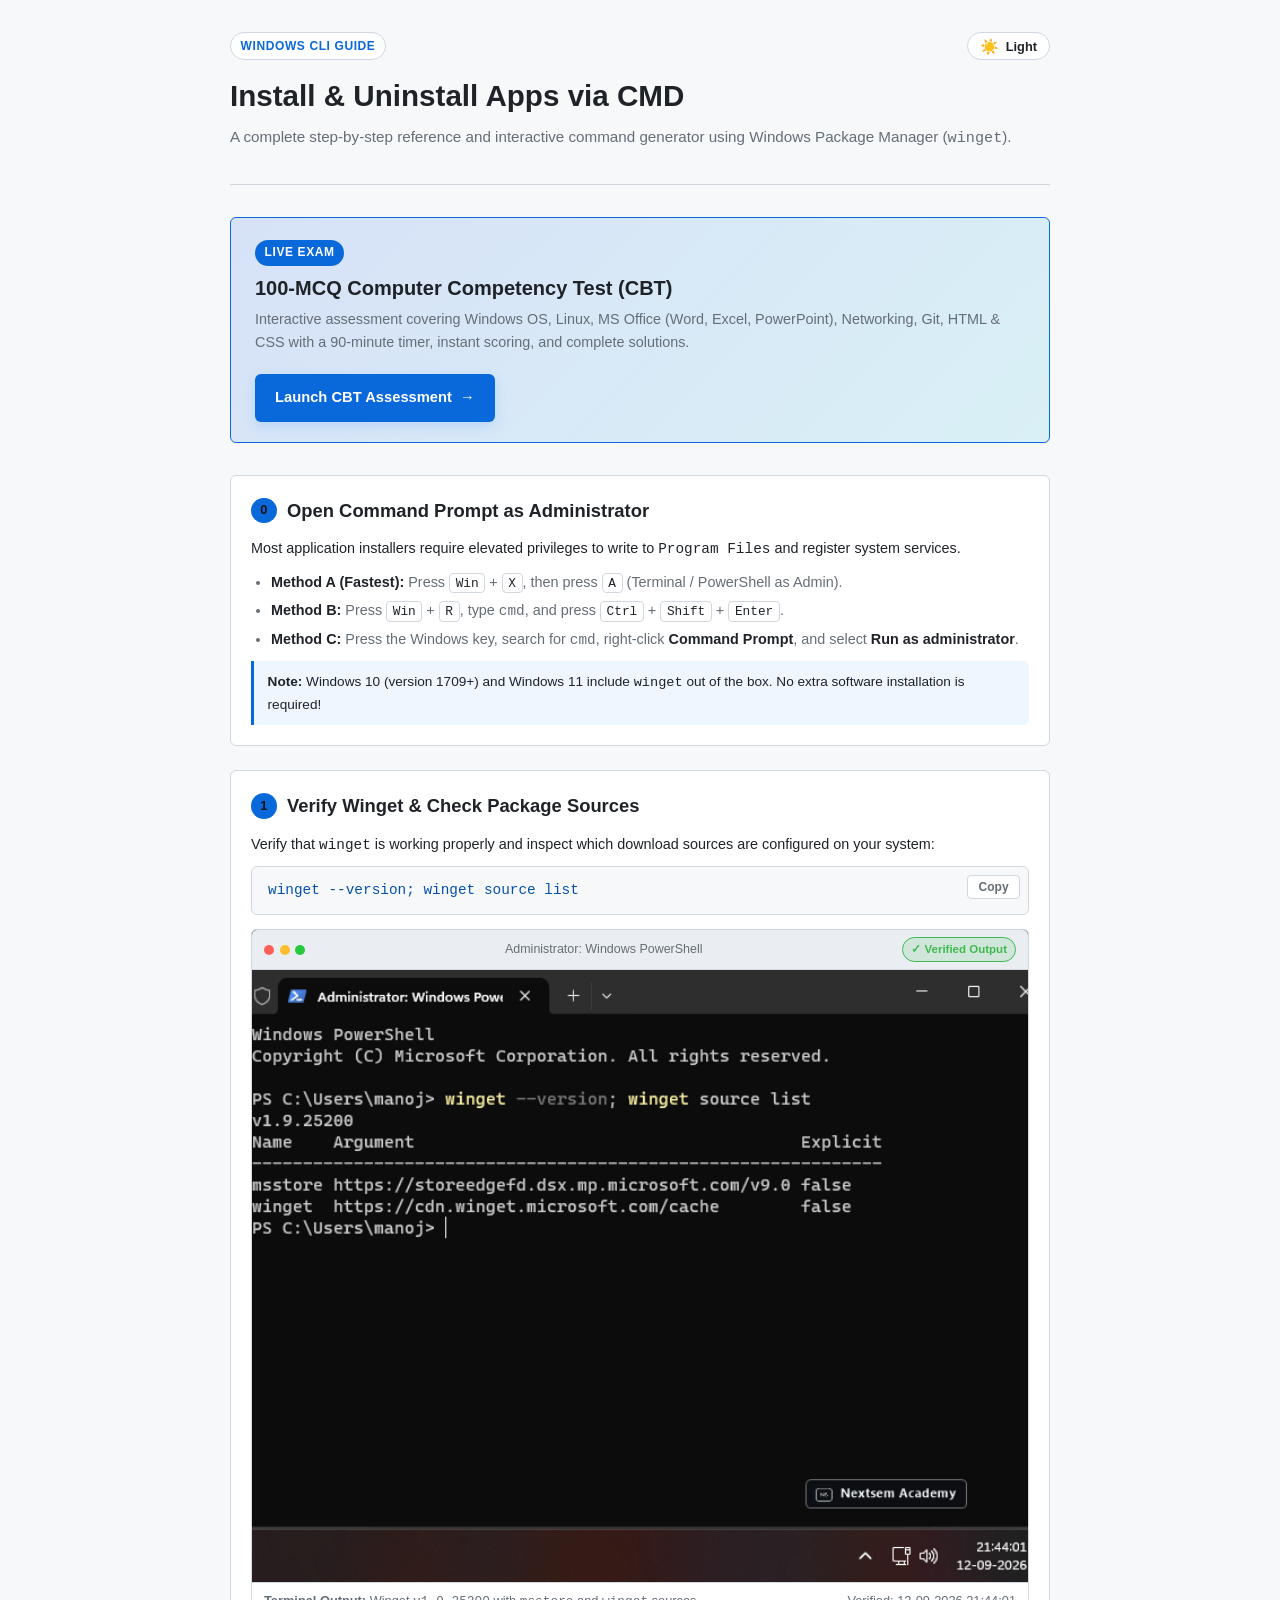
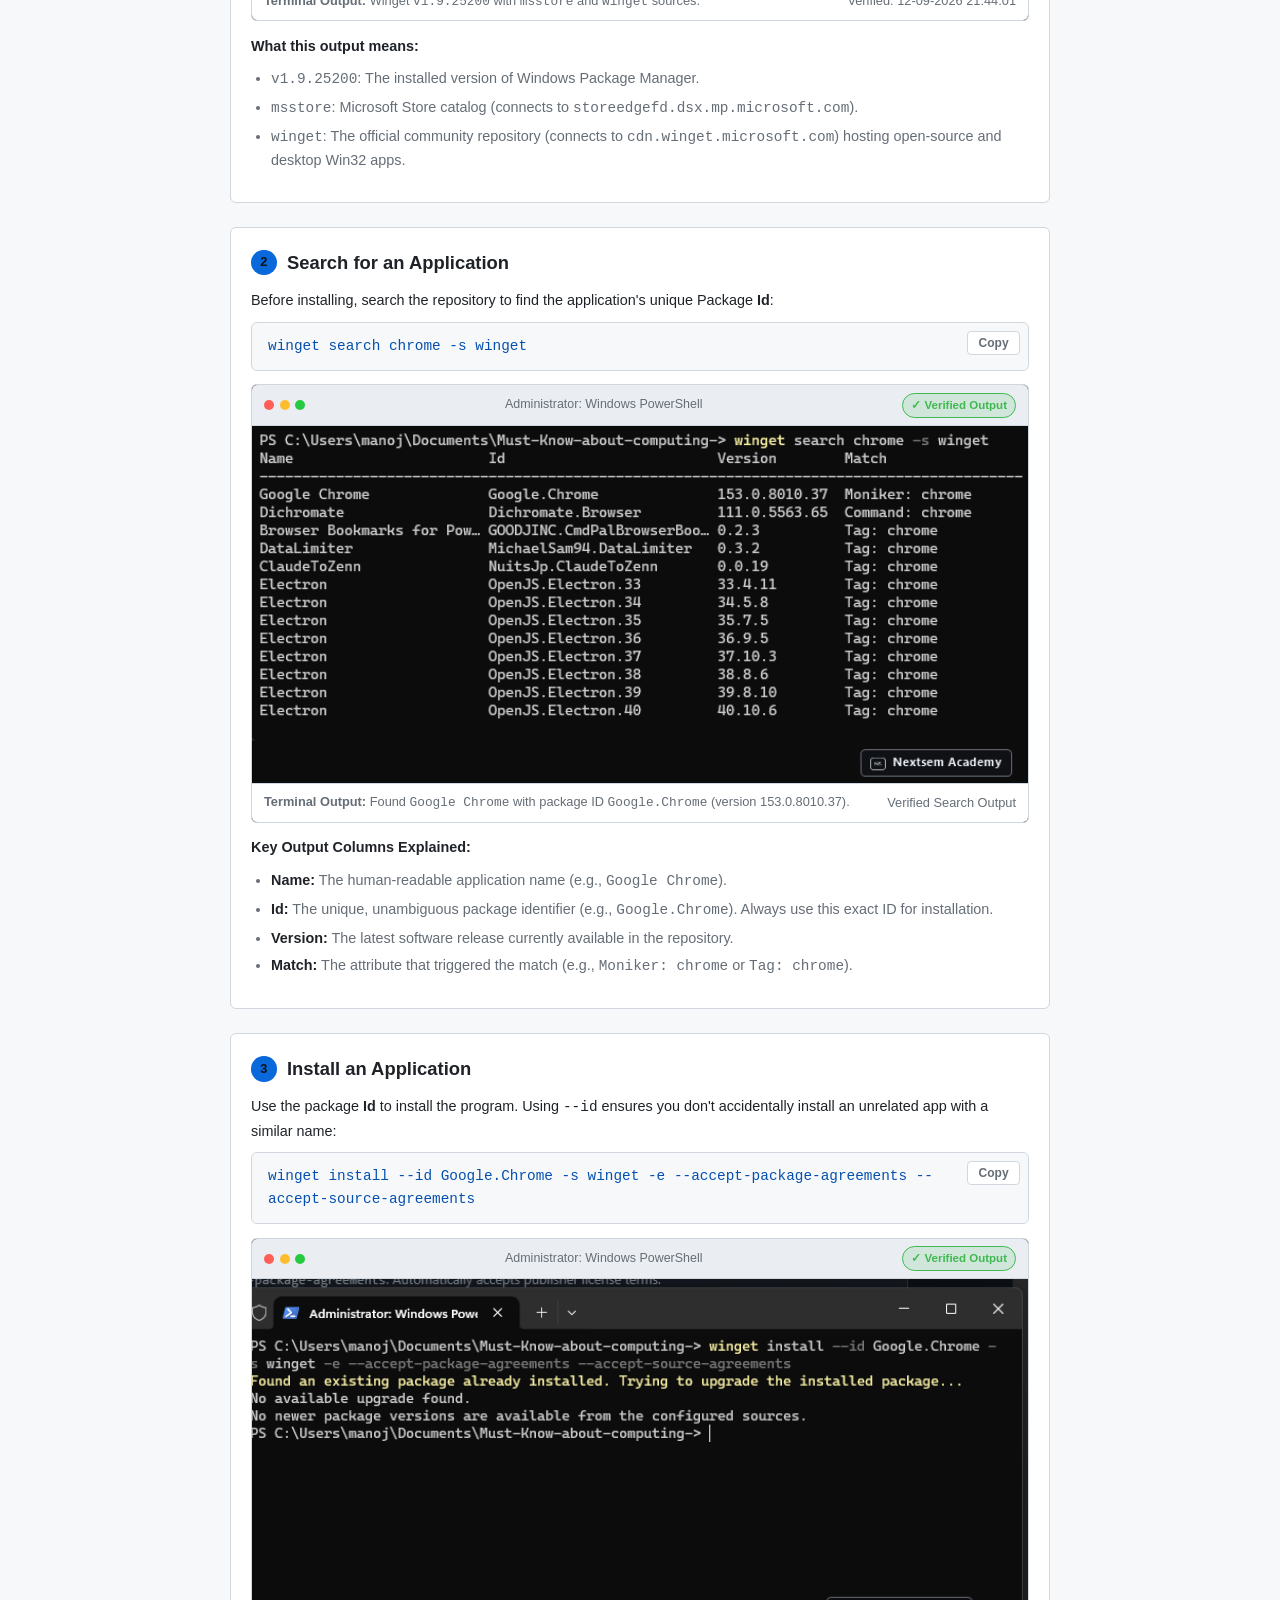
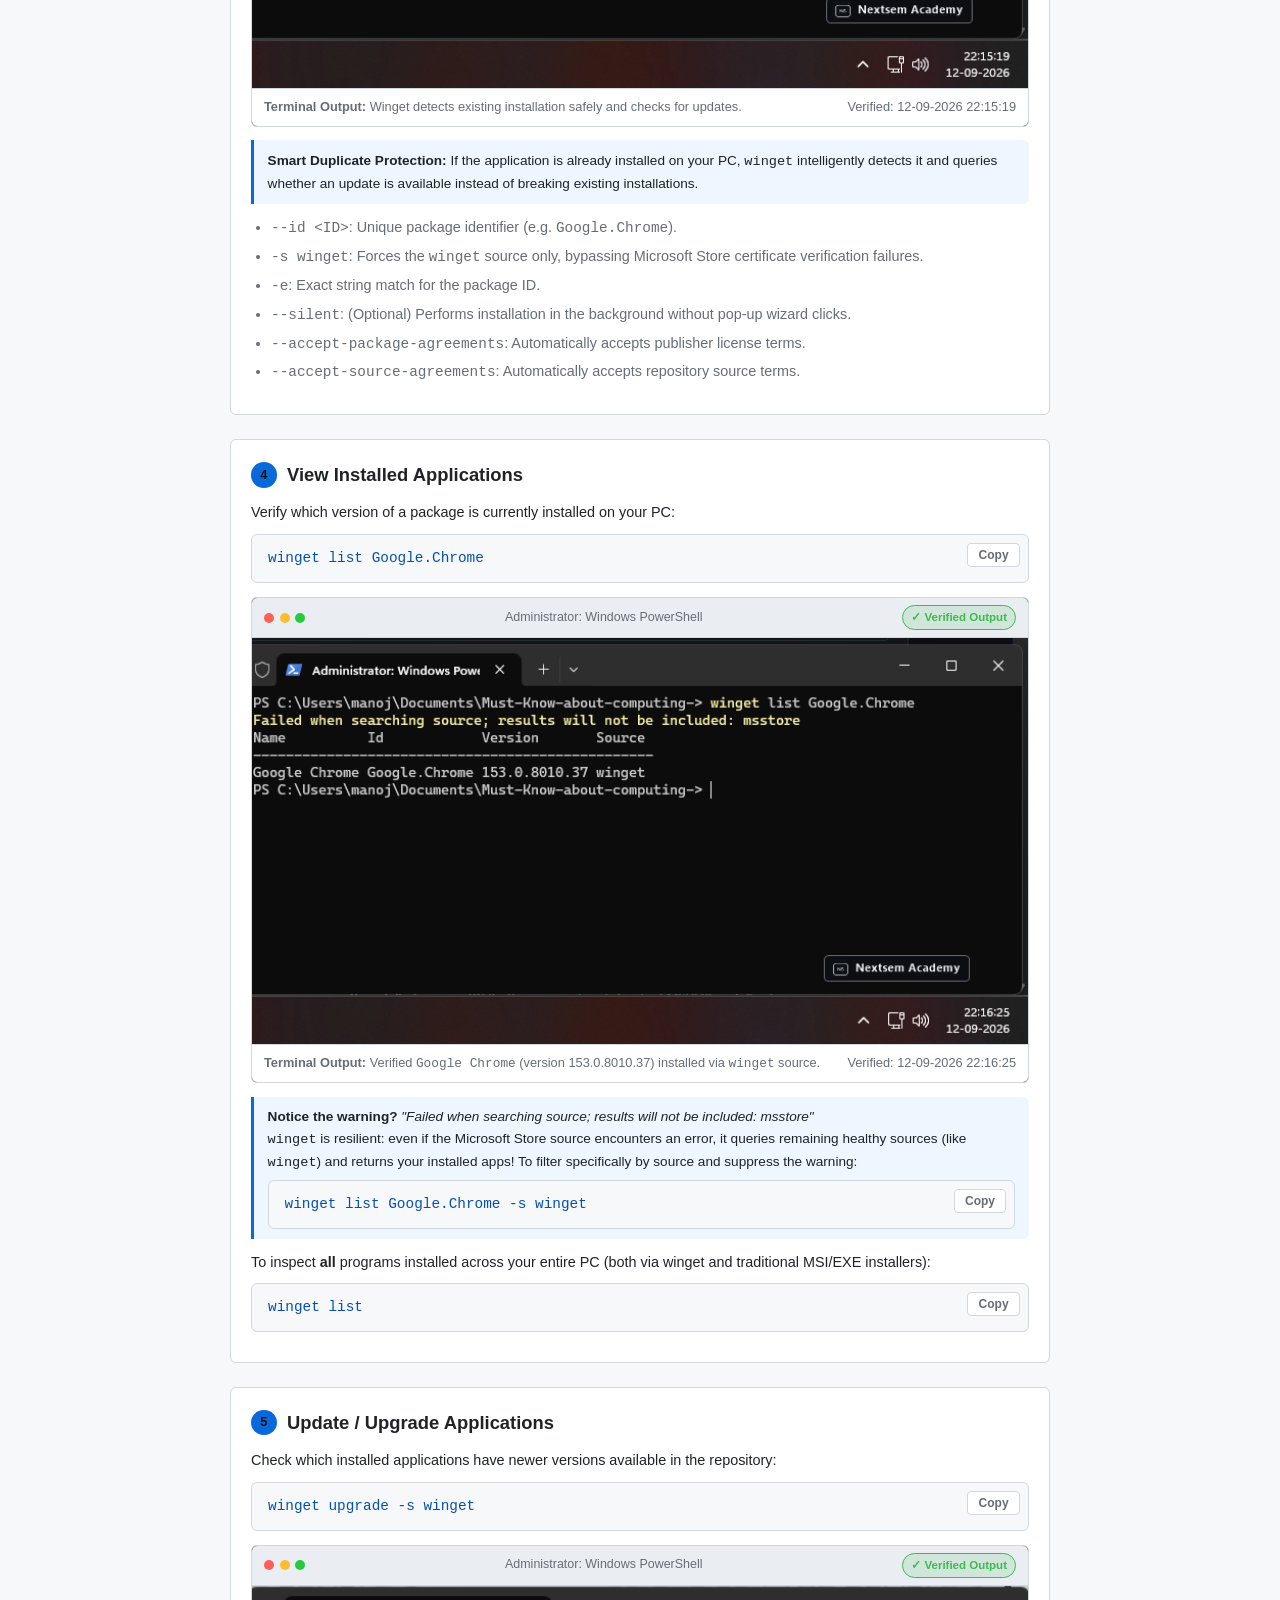
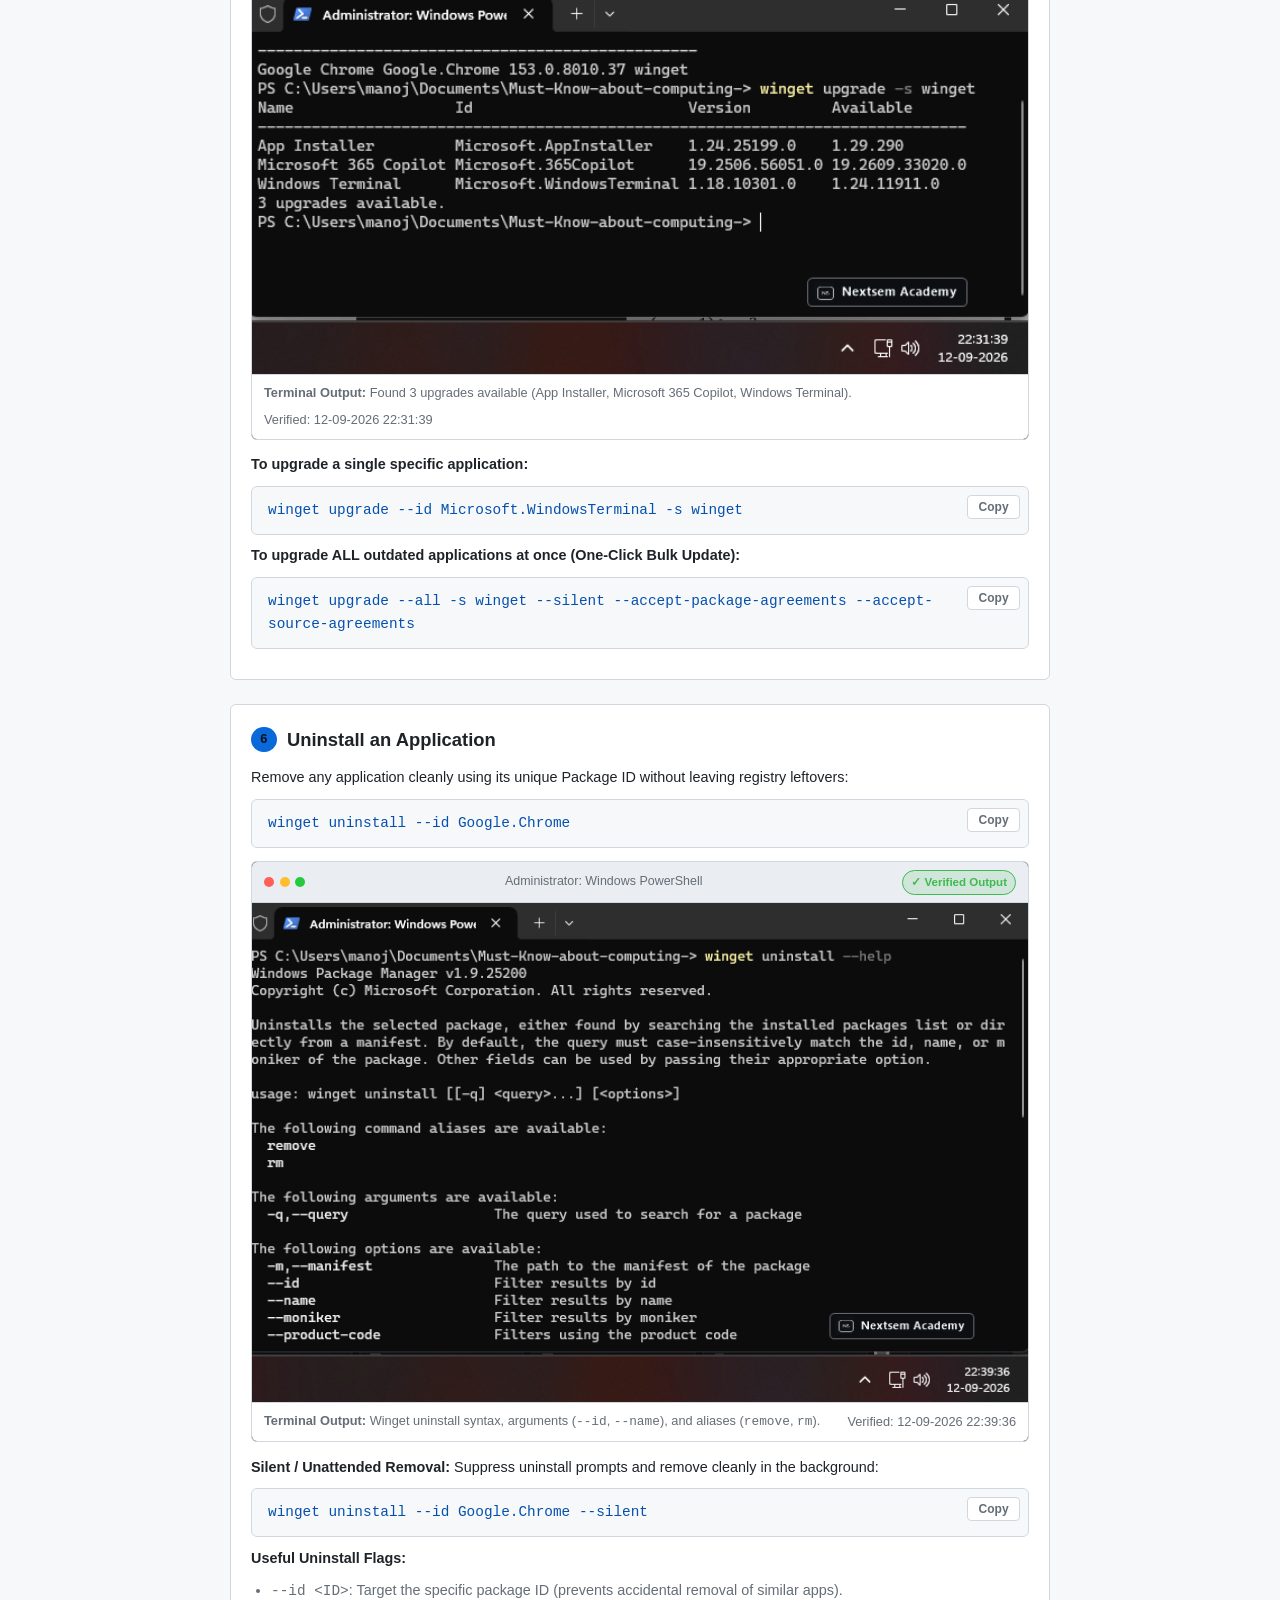
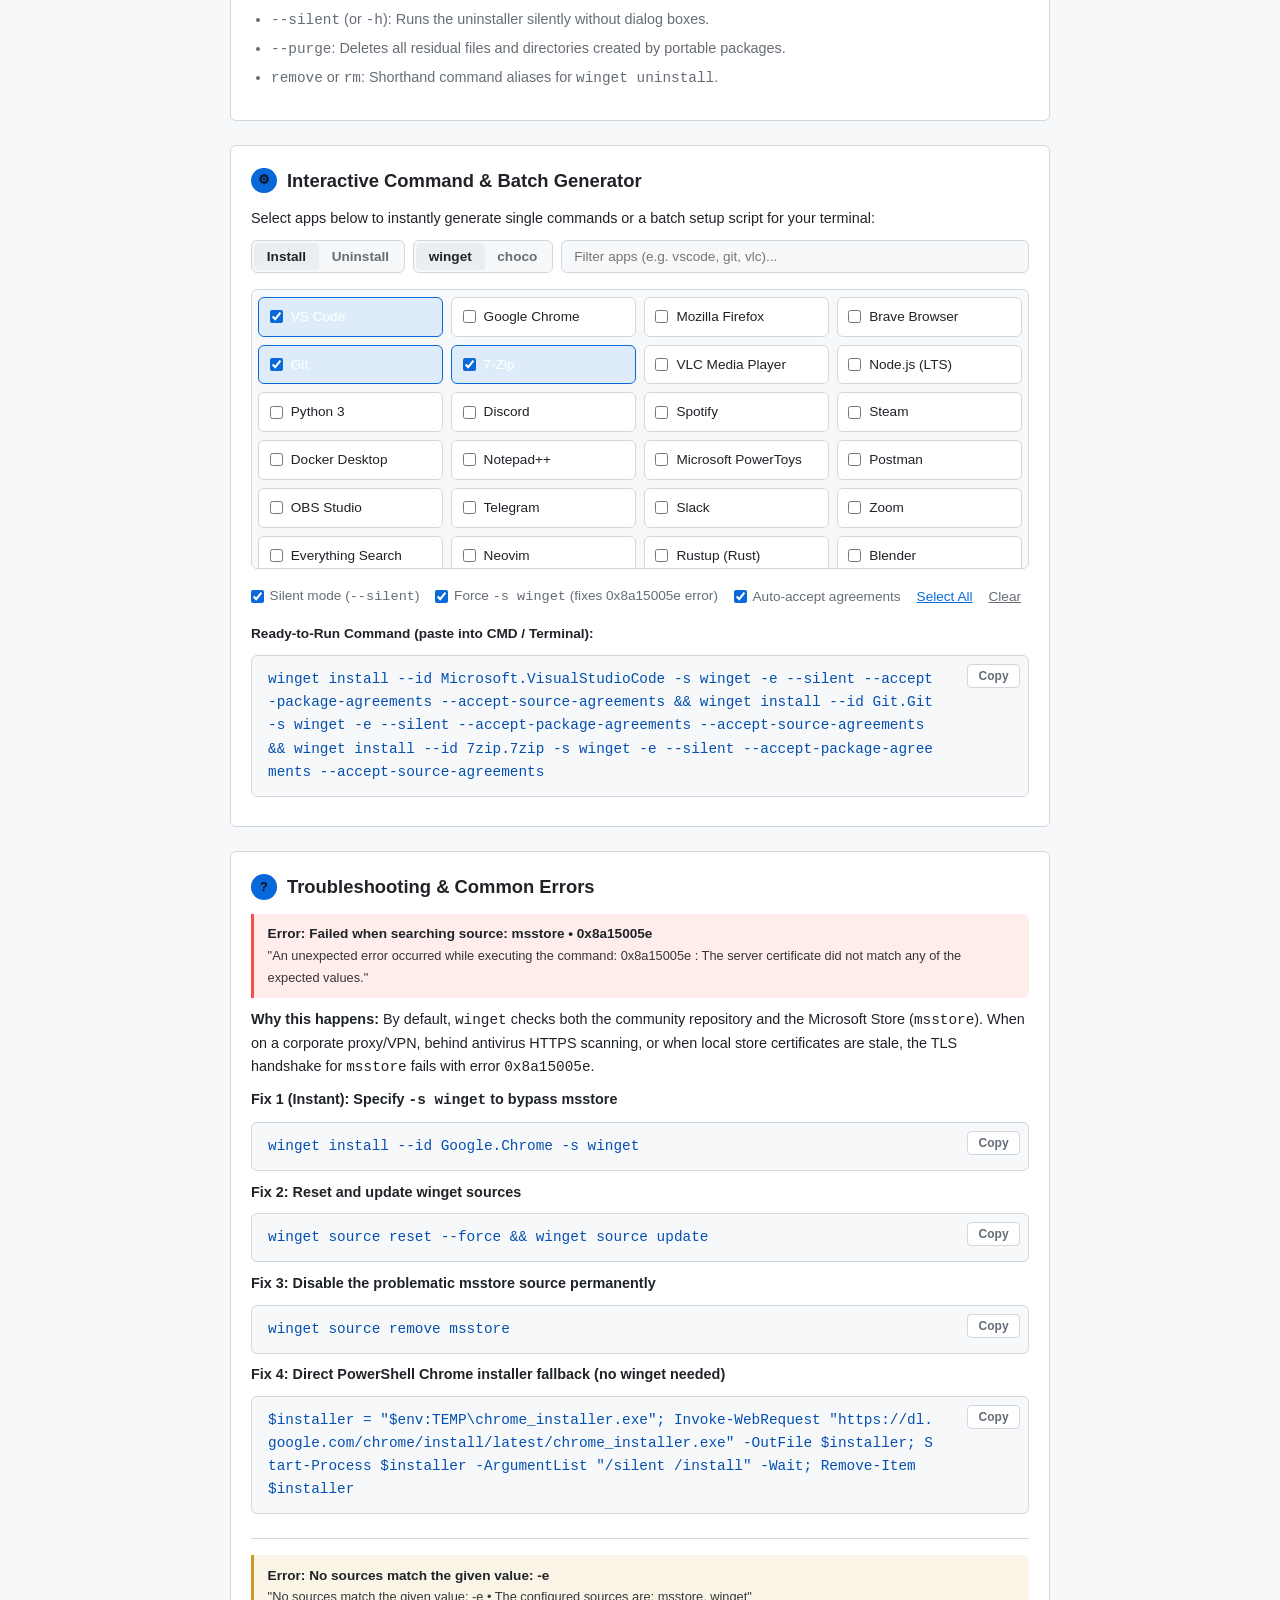
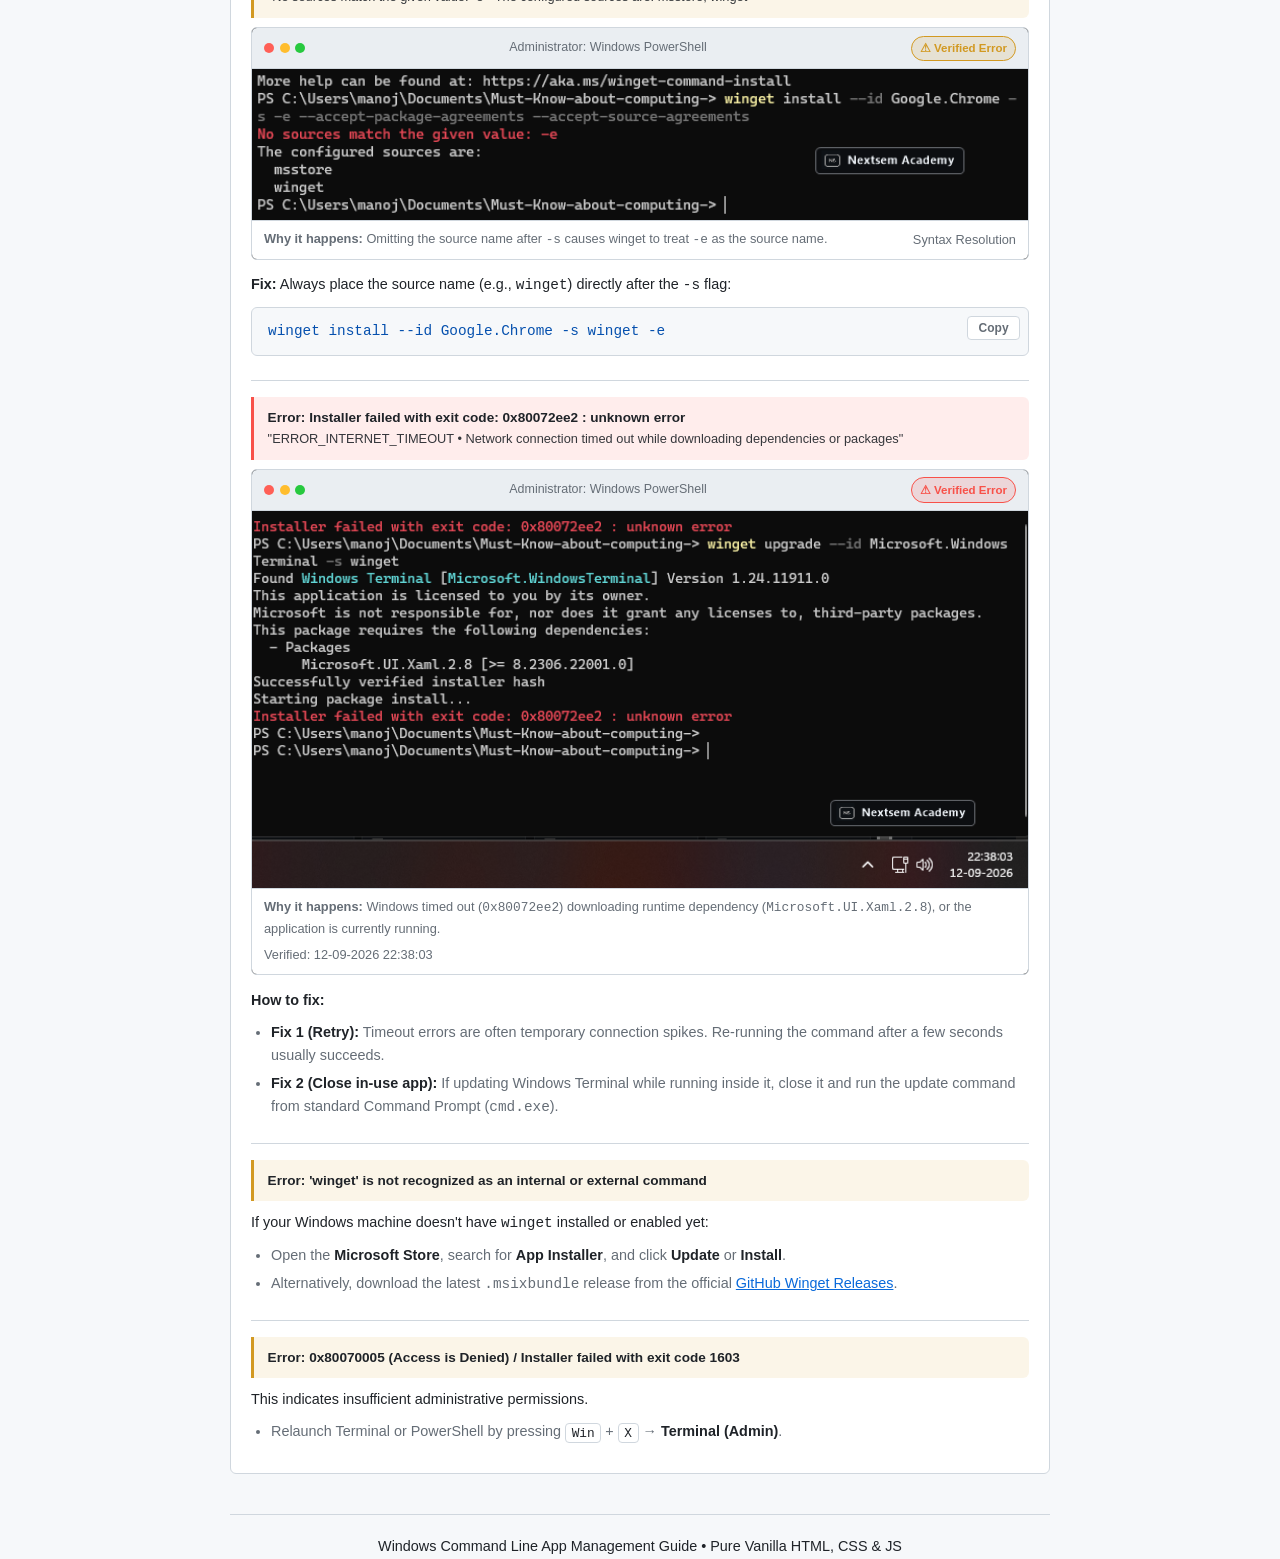
<file: index.html>
<!DOCTYPE html>
<html lang="en">
<head>
  <meta charset="UTF-8">
  <meta name="viewport" content="width=device-width, initial-scale=1.0">
  <title>Install & Uninstall Windows Apps via CMD / Terminal</title>
  <meta name="description" content="Step-by-step tutorial and interactive command generator for installing, updating, and uninstalling applications on Windows using Command Prompt (winget).">
  <link rel="stylesheet" href="style.css">
</head>
<body>
  <main class="container">
    <header>
      <div class="header-top">
        <span class="badge">Windows CLI Guide</span>
        <button id="theme-toggle" class="theme-toggle" aria-label="Toggle light and dark mode" title="Toggle theme">
          <span id="theme-icon" class="theme-icon">🌙</span>
          <span id="theme-label" class="theme-text">Dark</span>
        </button>
      </div>
      <h1>Install &amp; Uninstall Apps via CMD</h1>
      <p class="subtitle">A complete step-by-step reference and interactive command generator using Windows Package Manager (<code>winget</code>).</p>
    </header>

    <!-- Interactive CBT Assessment Banner -->
    <aside class="cbt-launch-banner" style="background: linear-gradient(135deg, rgba(37, 99, 235, 0.15), rgba(6, 182, 212, 0.12)); border: 1.5px solid var(--accent); border-radius: var(--radius); padding: 1.25rem 1.5rem; margin-bottom: 2rem; display: flex; align-items: center; justify-content: space-between; gap: 1.25rem; flex-wrap: wrap;">
      <div>
        <span style="display: inline-block; background-color: var(--accent); color: #fff; font-size: 0.75rem; font-weight: 700; padding: 0.2rem 0.6rem; border-radius: 9999px; text-transform: uppercase; letter-spacing: 0.05em; margin-bottom: 0.4rem;">Live Exam</span>
        <h2 style="font-size: 1.25rem; font-weight: 700; color: var(--heading); margin-bottom: 0.25rem;">100-MCQ Computer Competency Test (CBT)</h2>
        <p style="font-size: 0.9rem; color: var(--text-muted); margin: 0;">Interactive assessment covering Windows OS, Linux, MS Office (Word, Excel, PowerPoint), Networking, Git, HTML &amp; CSS with a 90-minute timer, instant scoring, and complete solutions.</p>
      </div>
      <a href="cbt/" style="display: inline-flex; align-items: center; gap: 0.5rem; background: var(--accent); color: #fff; font-weight: 600; font-size: 0.92rem; padding: 0.75rem 1.25rem; border-radius: var(--radius); text-decoration: none; transition: background 0.2s ease; white-space: nowrap; box-shadow: 0 4px 12px rgba(88, 166, 255, 0.25);">
        <span>Launch CBT Assessment</span>
        <span>→</span>
      </a>
    </aside>


    <!-- Step 0: Open CMD as Administrator -->
    <article class="card">
      <div class="step-header">
        <span class="step-num">0</span>
        <h2>Open Command Prompt as Administrator</h2>
      </div>
      <p>Most application installers require elevated privileges to write to <code>Program Files</code> and register system services.</p>
      <ul>
        <li><strong>Method A (Fastest):</strong> Press <kbd>Win</kbd> + <kbd>X</kbd>, then press <kbd>A</kbd> (Terminal / PowerShell as Admin).</li>
        <li><strong>Method B:</strong> Press <kbd>Win</kbd> + <kbd>R</kbd>, type <code>cmd</code>, and press <kbd>Ctrl</kbd> + <kbd>Shift</kbd> + <kbd>Enter</kbd>.</li>
        <li><strong>Method C:</strong> Press the Windows key, search for <code>cmd</code>, right-click <strong>Command Prompt</strong>, and select <strong>Run as administrator</strong>.</li>
      </ul>
      <div class="info-banner">
        <strong>Note:</strong> Windows 10 (version 1709+) and Windows 11 include <code>winget</code> out of the box. No extra software installation is required!
      </div>
    </article>

    <!-- Step 1: Verify Winget & Sources -->
    <article class="card">
      <div class="step-header">
        <span class="step-num">1</span>
        <h2>Verify Winget &amp; Check Package Sources</h2>
      </div>
      <p>Verify that <code>winget</code> is working properly and inspect which download sources are configured on your system:</p>
      <div class="code-box">
        <pre><code class="copy-target">winget --version; winget source list</code></pre>
        <button class="copy-btn" title="Copy command">Copy</button>
      </div>

      <!-- Real Terminal Screenshot -->
      <div class="screenshot-container">
        <div class="screenshot-header">
          <div class="window-dots">
            <span class="dot-red"></span>
            <span class="dot-yellow"></span>
            <span class="dot-green"></span>
          </div>
          <span>Administrator: Windows PowerShell</span>
          <span class="badge-verified">&#10003; Verified Output</span>
        </div>
        <img src="assets/step1_version_sources.png" alt="PowerShell terminal showing winget version 1.9.25200 and sources msstore and winget with timestamp" loading="lazy">
        <div class="screenshot-caption">
          <span><strong>Terminal Output:</strong> Winget <code>v1.9.25200</code> with <code>msstore</code> and <code>winget</code> sources.</span>
          <span>Verified: 12-09-2026 21:44:01</span>
        </div>
      </div>

      <p><strong>What this output means:</strong></p>
      <ul>
        <li><code>v1.9.25200</code>: The installed version of Windows Package Manager.</li>
        <li><code>msstore</code>: Microsoft Store catalog (connects to <code>storeedgefd.dsx.mp.microsoft.com</code>).</li>
        <li><code>winget</code>: The official community repository (connects to <code>cdn.winget.microsoft.com</code>) hosting open-source and desktop Win32 apps.</li>
      </ul>
    </article>

    <!-- Step 2: Search for Apps -->
    <article class="card">
      <div class="step-header">
        <span class="step-num">2</span>
        <h2>Search for an Application</h2>
      </div>
      <p>Before installing, search the repository to find the application's unique Package <strong>Id</strong>:</p>
      <div class="code-box">
        <pre><code class="copy-target">winget search chrome -s winget</code></pre>
        <button class="copy-btn" title="Copy command">Copy</button>
      </div>

      <!-- Real Terminal Screenshot -->
      <div class="screenshot-container">
        <div class="screenshot-header">
          <div class="window-dots">
            <span class="dot-red"></span>
            <span class="dot-yellow"></span>
            <span class="dot-green"></span>
          </div>
          <span>Administrator: Windows PowerShell</span>
          <span class="badge-verified">&#10003; Verified Output</span>
        </div>
        <img src="assets/step2_search_chrome.png" alt="PowerShell terminal showing winget search chrome output table with Google.Chrome package ID" loading="lazy">
        <div class="screenshot-caption">
          <span><strong>Terminal Output:</strong> Found <code>Google Chrome</code> with package ID <code>Google.Chrome</code> (version 153.0.8010.37).</span>
          <span>Verified Search Output</span>
        </div>
      </div>

      <p><strong>Key Output Columns Explained:</strong></p>
      <ul>
        <li><strong>Name:</strong> The human-readable application name (e.g., <code>Google Chrome</code>).</li>
        <li><strong>Id:</strong> The unique, unambiguous package identifier (e.g., <code>Google.Chrome</code>). Always use this exact ID for installation.</li>
        <li><strong>Version:</strong> The latest software release currently available in the repository.</li>
        <li><strong>Match:</strong> The attribute that triggered the match (e.g., <code>Moniker: chrome</code> or <code>Tag: chrome</code>).</li>
      </ul>
    </article>

    <!-- Step 3: Install Apps -->
    <article class="card">
      <div class="step-header">
        <span class="step-num">3</span>
        <h2>Install an Application</h2>
      </div>
      <p>Use the package <strong>Id</strong> to install the program. Using <code>--id</code> ensures you don't accidentally install an unrelated app with a similar name:</p>
      <div class="code-box">
        <pre><code class="copy-target">winget install --id Google.Chrome -s winget -e --accept-package-agreements --accept-source-agreements</code></pre>
        <button class="copy-btn" title="Copy command">Copy</button>
      </div>

      <!-- Real Terminal Screenshot -->
      <div class="screenshot-container">
        <div class="screenshot-header">
          <div class="window-dots">
            <span class="dot-red"></span>
            <span class="dot-yellow"></span>
            <span class="dot-green"></span>
          </div>
          <span>Administrator: Windows PowerShell</span>
          <span class="badge-verified">&#10003; Verified Output</span>
        </div>
        <img src="assets/step3_install_chrome.png" alt="PowerShell terminal showing existing package detection and upgrade check" loading="lazy">
        <div class="screenshot-caption">
          <span><strong>Terminal Output:</strong> Winget detects existing installation safely and checks for updates.</span>
          <span>Verified: 12-09-2026 22:15:19</span>
        </div>
      </div>

      <div class="info-banner" style="margin-bottom: 0.75rem;">
        <strong>Smart Duplicate Protection:</strong> If the application is already installed on your PC, <code>winget</code> intelligently detects it and queries whether an update is available instead of breaking existing installations.
      </div>
      <ul>
        <li><code>--id &lt;ID&gt;</code>: Unique package identifier (e.g. <code>Google.Chrome</code>).</li>
        <li><code>-s winget</code>: Forces the <code>winget</code> source only, bypassing Microsoft Store certificate verification failures.</li>
        <li><code>-e</code>: Exact string match for the package ID.</li>
        <li><code>--silent</code>: (Optional) Performs installation in the background without pop-up wizard clicks.</li>
        <li><code>--accept-package-agreements</code>: Automatically accepts publisher license terms.</li>
        <li><code>--accept-source-agreements</code>: Automatically accepts repository source terms.</li>
      </ul>
    </article>

    <!-- Step 4: List Installed Apps -->
    <article class="card">
      <div class="step-header">
        <span class="step-num">4</span>
        <h2>View Installed Applications</h2>
      </div>
      <p>Verify which version of a package is currently installed on your PC:</p>
      <div class="code-box">
        <pre><code class="copy-target">winget list Google.Chrome</code></pre>
        <button class="copy-btn" title="Copy command">Copy</button>
      </div>

      <!-- Real Terminal Screenshot -->
      <div class="screenshot-container">
        <div class="screenshot-header">
          <div class="window-dots">
            <span class="dot-red"></span>
            <span class="dot-yellow"></span>
            <span class="dot-green"></span>
          </div>
          <span>Administrator: Windows PowerShell</span>
          <span class="badge-verified">&#10003; Verified Output</span>
        </div>
        <img src="assets/step4_list_chrome.png" alt="PowerShell terminal showing winget list Google.Chrome with version 153.0.8010.37" loading="lazy">
        <div class="screenshot-caption">
          <span><strong>Terminal Output:</strong> Verified <code>Google Chrome</code> (version 153.0.8010.37) installed via <code>winget</code> source.</span>
          <span>Verified: 12-09-2026 22:16:25</span>
        </div>
      </div>

      <div class="info-banner" style="margin-bottom: 0.75rem;">
        <strong>Notice the warning?</strong> <em>"Failed when searching source; results will not be included: msstore"</em><br>
        <code>winget</code> is resilient: even if the Microsoft Store source encounters an error, it queries remaining healthy sources (like <code>winget</code>) and returns your installed apps! To filter specifically by source and suppress the warning:
        <div class="code-box" style="margin-top: 0.4rem; margin-bottom: 0;">
          <pre><code class="copy-target">winget list Google.Chrome -s winget</code></pre>
          <button class="copy-btn" title="Copy command">Copy</button>
        </div>
      </div>

      <p>To inspect <strong>all</strong> programs installed across your entire PC (both via winget and traditional MSI/EXE installers):</p>
      <div class="code-box">
        <pre><code class="copy-target">winget list</code></pre>
        <button class="copy-btn" title="Copy command">Copy</button>
      </div>
    </article>

    <!-- Step 5: Upgrade Apps -->
    <article class="card">
      <div class="step-header">
        <span class="step-num">5</span>
        <h2>Update / Upgrade Applications</h2>
      </div>
      <p>Check which installed applications have newer versions available in the repository:</p>
      <div class="code-box">
        <pre><code class="copy-target">winget upgrade -s winget</code></pre>
        <button class="copy-btn" title="Copy command">Copy</button>
      </div>

      <!-- Real Terminal Screenshot -->
      <div class="screenshot-container">
        <div class="screenshot-header">
          <div class="window-dots">
            <span class="dot-red"></span>
            <span class="dot-yellow"></span>
            <span class="dot-green"></span>
          </div>
          <span>Administrator: Windows PowerShell</span>
          <span class="badge-verified">&#10003; Verified Output</span>
        </div>
        <img src="assets/step5_upgrade_apps.png" alt="PowerShell terminal showing winget upgrade listing 3 available upgrades" loading="lazy">
        <div class="screenshot-caption">
          <span><strong>Terminal Output:</strong> Found 3 upgrades available (App Installer, Microsoft 365 Copilot, Windows Terminal).</span>
          <span>Verified: 12-09-2026 22:31:39</span>
        </div>
      </div>

      <p><strong>To upgrade a single specific application:</strong></p>
      <div class="code-box">
        <pre><code class="copy-target">winget upgrade --id Microsoft.WindowsTerminal -s winget</code></pre>
        <button class="copy-btn" title="Copy command">Copy</button>
      </div>

      <p><strong>To upgrade ALL outdated applications at once (One-Click Bulk Update):</strong></p>
      <div class="code-box">
        <pre><code class="copy-target">winget upgrade --all -s winget --silent --accept-package-agreements --accept-source-agreements</code></pre>
        <button class="copy-btn" title="Copy command">Copy</button>
      </div>
    </article>

    <!-- Step 6: Uninstall Apps -->
    <article class="card">
      <div class="step-header">
        <span class="step-num">6</span>
        <h2>Uninstall an Application</h2>
      </div>
      <p>Remove any application cleanly using its unique Package ID without leaving registry leftovers:</p>
      <div class="code-box">
        <pre><code class="copy-target">winget uninstall --id Google.Chrome</code></pre>
        <button class="copy-btn" title="Copy command">Copy</button>
      </div>

      <!-- Real Terminal Screenshot -->
      <div class="screenshot-container">
        <div class="screenshot-header">
          <div class="window-dots">
            <span class="dot-red"></span>
            <span class="dot-yellow"></span>
            <span class="dot-green"></span>
          </div>
          <span>Administrator: Windows PowerShell</span>
          <span class="badge-verified">&#10003; Verified Output</span>
        </div>
        <img src="assets/step6_uninstall_help.png" alt="PowerShell terminal showing winget uninstall help options and syntax" loading="lazy">
        <div class="screenshot-caption">
          <span><strong>Terminal Output:</strong> Winget uninstall syntax, arguments (<code>--id</code>, <code>--name</code>), and aliases (<code>remove</code>, <code>rm</code>).</span>
          <span>Verified: 12-09-2026 22:39:36</span>
        </div>
      </div>

      <p><strong>Silent / Unattended Removal:</strong> Suppress uninstall prompts and remove cleanly in the background:</p>
      <div class="code-box">
        <pre><code class="copy-target">winget uninstall --id Google.Chrome --silent</code></pre>
        <button class="copy-btn" title="Copy command">Copy</button>
      </div>

      <p><strong>Useful Uninstall Flags:</strong></p>
      <ul>
        <li><code>--id &lt;ID&gt;</code>: Target the specific package ID (prevents accidental removal of similar apps).</li>
        <li><code>--silent</code> (or <code>-h</code>): Runs the uninstaller silently without dialog boxes.</li>
        <li><code>--purge</code>: Deletes all residual files and directories created by portable packages.</li>
        <li><code>remove</code> or <code>rm</code>: Shorthand command aliases for <code>winget uninstall</code>.</li>
      </ul>
    </article>

    <!-- Interactive Command & Batch Generator -->
    <section class="card" aria-labelledby="generator-heading">
      <div class="step-header">
        <span class="step-num">&#9881;</span>
        <h2 id="generator-heading">Interactive Command &amp; Batch Generator</h2>
      </div>
      <p>Select apps below to instantly generate single commands or a batch setup script for your terminal:</p>

      <div class="controls-bar">
        <!-- Mode Switcher -->
        <div class="segmented-control" role="group" aria-label="Action Mode">
          <button type="button" id="mode-install" class="seg-btn active">Install</button>
          <button type="button" id="mode-uninstall" class="seg-btn danger">Uninstall</button>
        </div>

        <!-- Tool Switcher -->
        <div class="segmented-control" role="group" aria-label="Package Manager">
          <button type="button" id="tool-winget" class="seg-btn active">winget</button>
          <button type="button" id="tool-choco" class="seg-btn">choco</button>
        </div>

        <!-- Search Bar -->
        <input 
          type="text" 
          id="app-search" 
          class="search-input" 
          placeholder="Filter apps (e.g. vscode, git, vlc)..."
          autocomplete="off"
        />
      </div>

      <!-- Apps Selection Grid -->
      <div id="apps-container" class="apps-grid">
        <!-- Injected by app.js -->
      </div>

      <!-- Flags toggles -->
      <div class="options-row">
        <label>
          <input type="checkbox" id="flag-silent" checked>
          <span>Silent mode (<code>--silent</code>)</span>
        </label>
        <label id="flag-source-wrap">
          <input type="checkbox" id="flag-source" checked>
          <span>Force <code>-s winget</code> (fixes 0x8a15005e error)</span>
        </label>
        <label id="flag-agreements-wrap">
          <input type="checkbox" id="flag-agreements" checked>
          <span>Auto-accept agreements</span>
        </label>
        <button type="button" id="btn-select-all" style="background:none; border:none; color:var(--accent); cursor:pointer; font-size:0.85rem; text-decoration:underline;">Select All</button>
        <button type="button" id="btn-clear-all" style="background:none; border:none; color:var(--text-muted); cursor:pointer; font-size:0.85rem; text-decoration:underline;">Clear</button>
      </div>

      <!-- Generated Command Output -->
      <label style="font-size: 0.85rem; font-weight: 600; color: var(--text);">Ready-to-Run Command (paste into CMD / Terminal):</label>
      <div class="code-box">
        <pre><code id="generated-batch-command"># Select one or more apps above to generate your command</code></pre>
        <button id="copy-generated-btn" class="copy-btn" title="Copy generated command">Copy</button>
      </div>
    </section>

    <!-- Troubleshooting -->
    <article class="card">
      <div class="step-header">
        <span class="step-num">?</span>
        <h2>Troubleshooting &amp; Common Errors</h2>
      </div>

      <!-- Error: 0x8a15005e Server certificate mismatch -->
      <div class="danger-banner">
        <strong>Error: Failed when searching source: msstore &bull; 0x8a15005e</strong><br>
        <span style="font-size: 0.8rem; opacity: 0.9;">"An unexpected error occurred while executing the command: 0x8a15005e : The server certificate did not match any of the expected values."</span>
      </div>
      <p style="margin-top: 0.6rem;">
        <strong>Why this happens:</strong> By default, <code>winget</code> checks both the community repository and the Microsoft Store (<code>msstore</code>). When on a corporate proxy/VPN, behind antivirus HTTPS scanning, or when local store certificates are stale, the TLS handshake for <code>msstore</code> fails with error <code>0x8a15005e</code>.
      </p>

      <p><strong>Fix 1 (Instant): Specify <code>-s winget</code> to bypass msstore</strong></p>
      <div class="code-box">
        <pre><code class="copy-target">winget install --id Google.Chrome -s winget</code></pre>
        <button class="copy-btn" title="Copy command">Copy</button>
      </div>

      <p><strong>Fix 2: Reset and update winget sources</strong></p>
      <div class="code-box">
        <pre><code class="copy-target">winget source reset --force &amp;&amp; winget source update</code></pre>
        <button class="copy-btn" title="Copy command">Copy</button>
      </div>

      <p><strong>Fix 3: Disable the problematic msstore source permanently</strong></p>
      <div class="code-box">
        <pre><code class="copy-target">winget source remove msstore</code></pre>
        <button class="copy-btn" title="Copy command">Copy</button>
      </div>

      <p><strong>Fix 4: Direct PowerShell Chrome installer fallback (no winget needed)</strong></p>
      <div class="code-box">
        <pre><code class="copy-target">$installer = "$env:TEMP\chrome_installer.exe"; Invoke-WebRequest "https://dl.google.com/chrome/install/latest/chrome_installer.exe" -OutFile $installer; Start-Process $installer -ArgumentList "/silent /install" -Wait; Remove-Item $installer</code></pre>
        <button class="copy-btn" title="Copy command">Copy</button>
      </div>

      <hr style="border: 0; border-top: 1px solid var(--border); margin: 1.5rem 0 1rem 0;">

      <!-- Error: No sources match the given value: -e -->
      <div class="alert-banner">
        <strong>Error: No sources match the given value: -e</strong><br>
        <span style="font-size: 0.8rem; opacity: 0.9;">"No sources match the given value: -e &bull; The configured sources are: msstore, winget"</span>
      </div>

      <!-- Real Terminal Screenshot -->
      <div class="screenshot-container" style="margin-top: 0.6rem;">
        <div class="screenshot-header">
          <div class="window-dots">
            <span class="dot-red"></span>
            <span class="dot-yellow"></span>
            <span class="dot-green"></span>
          </div>
          <span>Administrator: Windows PowerShell</span>
          <span class="badge-verified" style="color:var(--warning); border-color:var(--warning); background:rgba(210, 153, 34, 0.15);">&#9888; Verified Error</span>
        </div>
        <img src="assets/troubleshoot_missing_source.png" alt="PowerShell error showing No sources match the given value: -e" loading="lazy">
        <div class="screenshot-caption">
          <span><strong>Why it happens:</strong> Omitting the source name after <code>-s</code> causes winget to treat <code>-e</code> as the source name.</span>
          <span>Syntax Resolution</span>
        </div>
      </div>
      <p style="margin-top: 0.6rem;">
        <strong>Fix:</strong> Always place the source name (e.g., <code>winget</code>) directly after the <code>-s</code> flag:
      </p>
      <div class="code-box">
        <pre><code class="copy-target">winget install --id Google.Chrome -s winget -e</code></pre>
        <button class="copy-btn" title="Copy command">Copy</button>
      </div>

      <hr style="border: 0; border-top: 1px solid var(--border); margin: 1.5rem 0 1rem 0;">

      <!-- Error: 0x80072ee2 Installer failed with exit code: 0x80072ee2 : unknown error -->
      <div class="danger-banner">
        <strong>Error: Installer failed with exit code: 0x80072ee2 : unknown error</strong><br>
        <span style="font-size: 0.8rem; opacity: 0.9;">"ERROR_INTERNET_TIMEOUT &bull; Network connection timed out while downloading dependencies or packages"</span>
      </div>

      <!-- Real Terminal Screenshot -->
      <div class="screenshot-container" style="margin-top: 0.6rem;">
        <div class="screenshot-header">
          <div class="window-dots">
            <span class="dot-red"></span>
            <span class="dot-yellow"></span>
            <span class="dot-green"></span>
          </div>
          <span>Administrator: Windows PowerShell</span>
          <span class="badge-verified" style="color:var(--danger); border-color:var(--danger); background:rgba(248, 81, 73, 0.15);">&#9888; Verified Error</span>
        </div>
        <img src="assets/troubleshoot_timeout_0x80072ee2.png" alt="PowerShell terminal showing Installer failed with exit code 0x80072ee2 timeout" loading="lazy">
        <div class="screenshot-caption">
          <span><strong>Why it happens:</strong> Windows timed out (<code>0x80072ee2</code>) downloading runtime dependency (<code>Microsoft.UI.Xaml.2.8</code>), or the application is currently running.</span>
          <span>Verified: 12-09-2026 22:38:03</span>
        </div>
      </div>
      <p style="margin-top: 0.6rem;">
        <strong>How to fix:</strong>
      </p>
      <ul>
        <li><strong>Fix 1 (Retry):</strong> Timeout errors are often temporary connection spikes. Re-running the command after a few seconds usually succeeds.</li>
        <li><strong>Fix 2 (Close in-use app):</strong> If updating Windows Terminal while running inside it, close it and run the update command from standard Command Prompt (<code>cmd.exe</code>).</li>
      </ul>

      <hr style="border: 0; border-top: 1px solid var(--border); margin: 1.5rem 0 1rem 0;">

      <!-- Error: winget not recognized -->
      <div class="alert-banner">
        <strong>Error: 'winget' is not recognized as an internal or external command</strong>
      </div>
      <p style="margin-top: 0.6rem;">If your Windows machine doesn't have <code>winget</code> installed or enabled yet:</p>
      <ul>
        <li>Open the <strong>Microsoft Store</strong>, search for <strong>App Installer</strong>, and click <strong>Update</strong> or <strong>Install</strong>.</li>
        <li>Alternatively, download the latest <code>.msixbundle</code> release from the official <a href="https://github.com/microsoft/winget-cli/releases" target="_blank" rel="noopener noreferrer" style="color:var(--accent);">GitHub Winget Releases</a>.</li>
      </ul>

      <hr style="border: 0; border-top: 1px solid var(--border); margin: 1.5rem 0 1rem 0;">

      <!-- Error: 0x80070005 Administrator required -->
      <div class="alert-banner">
        <strong>Error: 0x80070005 (Access is Denied) / Installer failed with exit code 1603</strong>
      </div>
      <p style="margin-top: 0.6rem;">This indicates insufficient administrative permissions.</p>
      <ul>
        <li>Relaunch Terminal or PowerShell by pressing <kbd>Win</kbd> + <kbd>X</kbd> &rarr; <strong>Terminal (Admin)</strong>.</li>
      </ul>
    </article>

    <footer>
      <p>Windows Command Line App Management Guide &bull; Pure Vanilla HTML, CSS &amp; JS</p>
    </footer>
  </main>

  <script src="app.js"></script>
</body>
</html>
</file>
<file: style.css>
:root {
  --bg: #0d1117;
  --surface: #161b22;
  --surface-hover: #1f2631;
  --border: #30363d;
  --text: #e6edf3;
  --text-muted: #8b949e;
  --heading: #ffffff;
  --accent: #58a6ff;
  --accent-hover: #1f6feb;
  --success: #3fb950;
  --warning: #d29922;
  --danger: #f85149;
  --code-bg: #090c10;
  --code-text: #58a6ff;
  --radius: 6px;
  --font-mono: Consolas, Monaco, "SF Mono", monospace;
  --font-sans: -apple-system, BlinkMacSystemFont, "Segoe UI", Roboto, Helvetica, Arial, sans-serif;
}

[data-theme="light"] {
  --bg: #f6f8fa;
  --surface: #ffffff;
  --surface-hover: #eaeef2;
  --border: #d0d7de;
  --text: #1f2328;
  --text-muted: #656d76;
  --heading: #1f2328;
  --accent: #0969da;
  --accent-hover: #0854b0;
  --code-bg: #f6f8fa;
  --code-text: #0550ae;
}

* {
  box-sizing: border-box;
  margin: 0;
  padding: 0;
}

body {
  background-color: var(--bg);
  color: var(--text);
  font-family: var(--font-sans);
  line-height: 1.6;
  padding: 2rem 1rem;
  transition: background-color 0.25s ease, color 0.25s ease;
}

.container {
  max-width: 820px;
  margin: 0 auto;
}

header {
  border-bottom: 1px solid var(--border);
  padding-bottom: 1.5rem;
  margin-bottom: 2rem;
}

.header-top {
  display: flex;
  align-items: center;
  justify-content: space-between;
  margin-bottom: 0.75rem;
}

.theme-toggle {
  display: inline-flex;
  align-items: center;
  gap: 0.45rem;
  background: var(--surface);
  border: 1px solid var(--border);
  color: var(--text);
  padding: 0.35rem 0.75rem;
  border-radius: 999px;
  font-size: 0.8rem;
  font-weight: 600;
  cursor: pointer;
  transition: all 0.2s ease;
  user-select: none;
}

.theme-toggle:hover {
  border-color: var(--accent);
  background: var(--surface-hover);
  transform: translateY(-1px);
}

.theme-toggle:active {
  transform: translateY(0);
}

.theme-icon {
  font-size: 0.95rem;
  line-height: 1;
}

.badge {
  display: inline-block;
  font-size: 0.75rem;
  font-weight: 600;
  text-transform: uppercase;
  letter-spacing: 0.05em;
  padding: 0.2rem 0.6rem;
  background: var(--surface);
  color: var(--accent);
  border: 1px solid var(--border);
  border-radius: 999px;
}

h1 {
  font-size: 1.85rem;
  font-weight: 700;
  color: var(--heading);
  margin-bottom: 0.35rem;
}

.subtitle {
  color: var(--text-muted);
  font-size: 0.95rem;
}

.card {
  background: var(--surface);
  border: 1px solid var(--border);
  border-radius: var(--radius);
  padding: 1.25rem;
  margin-bottom: 1.5rem;
}

.step-header {
  display: flex;
  align-items: center;
  gap: 0.65rem;
  margin-bottom: 0.75rem;
}

.step-num {
  background: var(--accent);
  color: #0d1117;
  font-weight: 700;
  font-size: 0.8rem;
  width: 1.6rem;
  height: 1.6rem;
  display: flex;
  align-items: center;
  justify-content: center;
  border-radius: 50%;
  flex-shrink: 0;
}

h2 {
  font-size: 1.15rem;
  color: var(--heading);
  font-weight: 600;
}

p, ul {
  font-size: 0.9rem;
  color: var(--text);
  margin-bottom: 0.6rem;
}

ul {
  padding-left: 1.25rem;
}

li {
  margin-bottom: 0.3rem;
  color: var(--text-muted);
}

li strong {
  color: var(--text);
}

.code-box {
  position: relative;
  background: var(--code-bg);
  border: 1px solid var(--border);
  border-radius: var(--radius);
  padding: 0.75rem 1rem;
  margin: 0.6rem 0;
}

.code-box pre {
  font-family: var(--font-mono);
  font-size: 0.9rem;
  color: var(--code-text);
  overflow-x: auto;
  white-space: pre-wrap;
  word-break: break-all;
  padding-right: 4.5rem;
}

.copy-btn {
  position: absolute;
  top: 0.5rem;
  right: 0.5rem;
  background: var(--surface);
  border: 1px solid var(--border);
  color: var(--text-muted);
  padding: 0.25rem 0.65rem;
  border-radius: 4px;
  font-size: 0.75rem;
  font-weight: 600;
  cursor: pointer;
  transition: all 0.15s ease;
}

.copy-btn:hover {
  color: #fff;
  border-color: var(--accent);
}

.copy-btn.copied {
  background: var(--success);
  color: #0d1117;
  border-color: var(--success);
}

.info-banner {
  background: rgba(88, 166, 255, 0.1);
  border-left: 3px solid var(--accent);
  padding: 0.6rem 0.85rem;
  border-radius: 0 var(--radius) var(--radius) 0;
  font-size: 0.85rem;
  margin-top: 0.6rem;
  color: var(--text);
}

.alert-banner {
  background: rgba(210, 153, 34, 0.1);
  border-left: 3px solid var(--warning);
  padding: 0.6rem 0.85rem;
  border-radius: 0 var(--radius) var(--radius) 0;
  font-size: 0.85rem;
  margin-top: 0.6rem;
  color: var(--text);
}

.danger-banner {
  background: rgba(248, 81, 73, 0.1);
  border-left: 3px solid var(--danger);
  padding: 0.6rem 0.85rem;
  border-radius: 0 var(--radius) var(--radius) 0;
  font-size: 0.85rem;
  margin-top: 0.6rem;
  color: var(--text);
}

/* Terminal Screenshot Showcase */
.screenshot-container {
  margin: 0.85rem 0;
  border-radius: var(--radius);
  overflow: hidden;
  border: 1px solid var(--border);
  background: #000;
}

.screenshot-header {
  display: flex;
  align-items: center;
  justify-content: space-between;
  padding: 0.45rem 0.75rem;
  background: var(--surface-hover);
  border-bottom: 1px solid var(--border);
  font-size: 0.78rem;
  color: var(--text-muted);
}

.window-dots {
  display: flex;
  gap: 0.35rem;
  align-items: center;
}

.window-dots span {
  width: 10px;
  height: 10px;
  border-radius: 50%;
  display: inline-block;
}
.dot-red { background: #ff5f56; }
.dot-yellow { background: #ffbd2e; }
.dot-green { background: #27c93f; }

.screenshot-container img {
  display: block;
  width: 100%;
  height: auto;
  border: none;
}

.screenshot-caption {
  padding: 0.5rem 0.75rem;
  font-size: 0.8rem;
  color: var(--text-muted);
  background: var(--surface);
  border-top: 1px solid var(--border);
  display: flex;
  align-items: center;
  justify-content: space-between;
  flex-wrap: wrap;
  gap: 0.4rem;
}

.badge-verified {
  display: inline-flex;
  align-items: center;
  gap: 0.3rem;
  background: rgba(63, 185, 80, 0.15);
  color: var(--success);
  border: 1px solid var(--success);
  font-size: 0.72rem;
  font-weight: 600;
  padding: 0.15rem 0.5rem;
  border-radius: 999px;
}

/* Interactive Generator Section */
.controls-bar {
  display: flex;
  flex-wrap: wrap;
  gap: 0.5rem;
  margin-bottom: 1rem;
}

.segmented-control {
  display: flex;
  background: var(--code-bg);
  border: 1px solid var(--border);
  border-radius: var(--radius);
  padding: 2px;
}

.seg-btn {
  background: transparent;
  border: none;
  color: var(--text-muted);
  padding: 0.4rem 0.8rem;
  font-size: 0.85rem;
  font-weight: 600;
  border-radius: 4px;
  cursor: pointer;
  transition: all 0.15s;
}

.seg-btn.active {
  background: var(--surface-hover);
  color: var(--heading);
}

.seg-btn.danger.active {
  background: var(--danger);
  color: #fff;
}

.search-input {
  flex: 1;
  min-width: 200px;
  background: var(--code-bg);
  border: 1px solid var(--border);
  border-radius: var(--radius);
  color: var(--text);
  padding: 0.45rem 0.75rem;
  font-size: 0.85rem;
  outline: none;
}

.search-input:focus {
  border-color: var(--accent);
}

.apps-grid {
  display: grid;
  grid-template-columns: repeat(auto-fill, minmax(170px, 1fr));
  gap: 0.5rem;
  max-height: 280px;
  overflow-y: auto;
  padding: 0.4rem;
  background: var(--code-bg);
  border: 1px solid var(--border);
  border-radius: var(--radius);
  margin-bottom: 1rem;
}

.app-chip {
  display: flex;
  align-items: center;
  gap: 0.5rem;
  padding: 0.5rem 0.65rem;
  background: var(--surface);
  border: 1px solid var(--border);
  border-radius: var(--radius);
  cursor: pointer;
  user-select: none;
  font-size: 0.85rem;
  transition: all 0.12s ease;
}

.app-chip:hover {
  border-color: var(--accent);
  background: var(--surface-hover);
}

.app-chip.selected {
  border-color: var(--accent);
  background: rgba(88, 166, 255, 0.15);
  color: #fff;
}

.app-chip input[type="checkbox"] {
  accent-color: var(--accent);
  cursor: pointer;
}

.app-chip-name {
  flex: 1;
  white-space: nowrap;
  overflow: hidden;
  text-overflow: ellipsis;
}

.options-row {
  display: flex;
  flex-wrap: wrap;
  gap: 1rem;
  margin-bottom: 0.75rem;
  font-size: 0.85rem;
  color: var(--text-muted);
}

.options-row label {
  display: flex;
  align-items: center;
  gap: 0.35rem;
  cursor: pointer;
}

.options-row input[type="checkbox"] {
  accent-color: var(--accent);
}

kbd {
  background: var(--surface);
  border: 1px solid var(--border);
  border-radius: 4px;
  padding: 0.1rem 0.35rem;
  font-family: var(--font-mono);
  font-size: 0.8rem;
  color: var(--text);
}

footer {
  margin-top: 2.5rem;
  text-align: center;
  font-size: 0.8rem;
  color: var(--text-muted);
  border-top: 1px solid var(--border);
  padding-top: 1.25rem;
}
</file>
